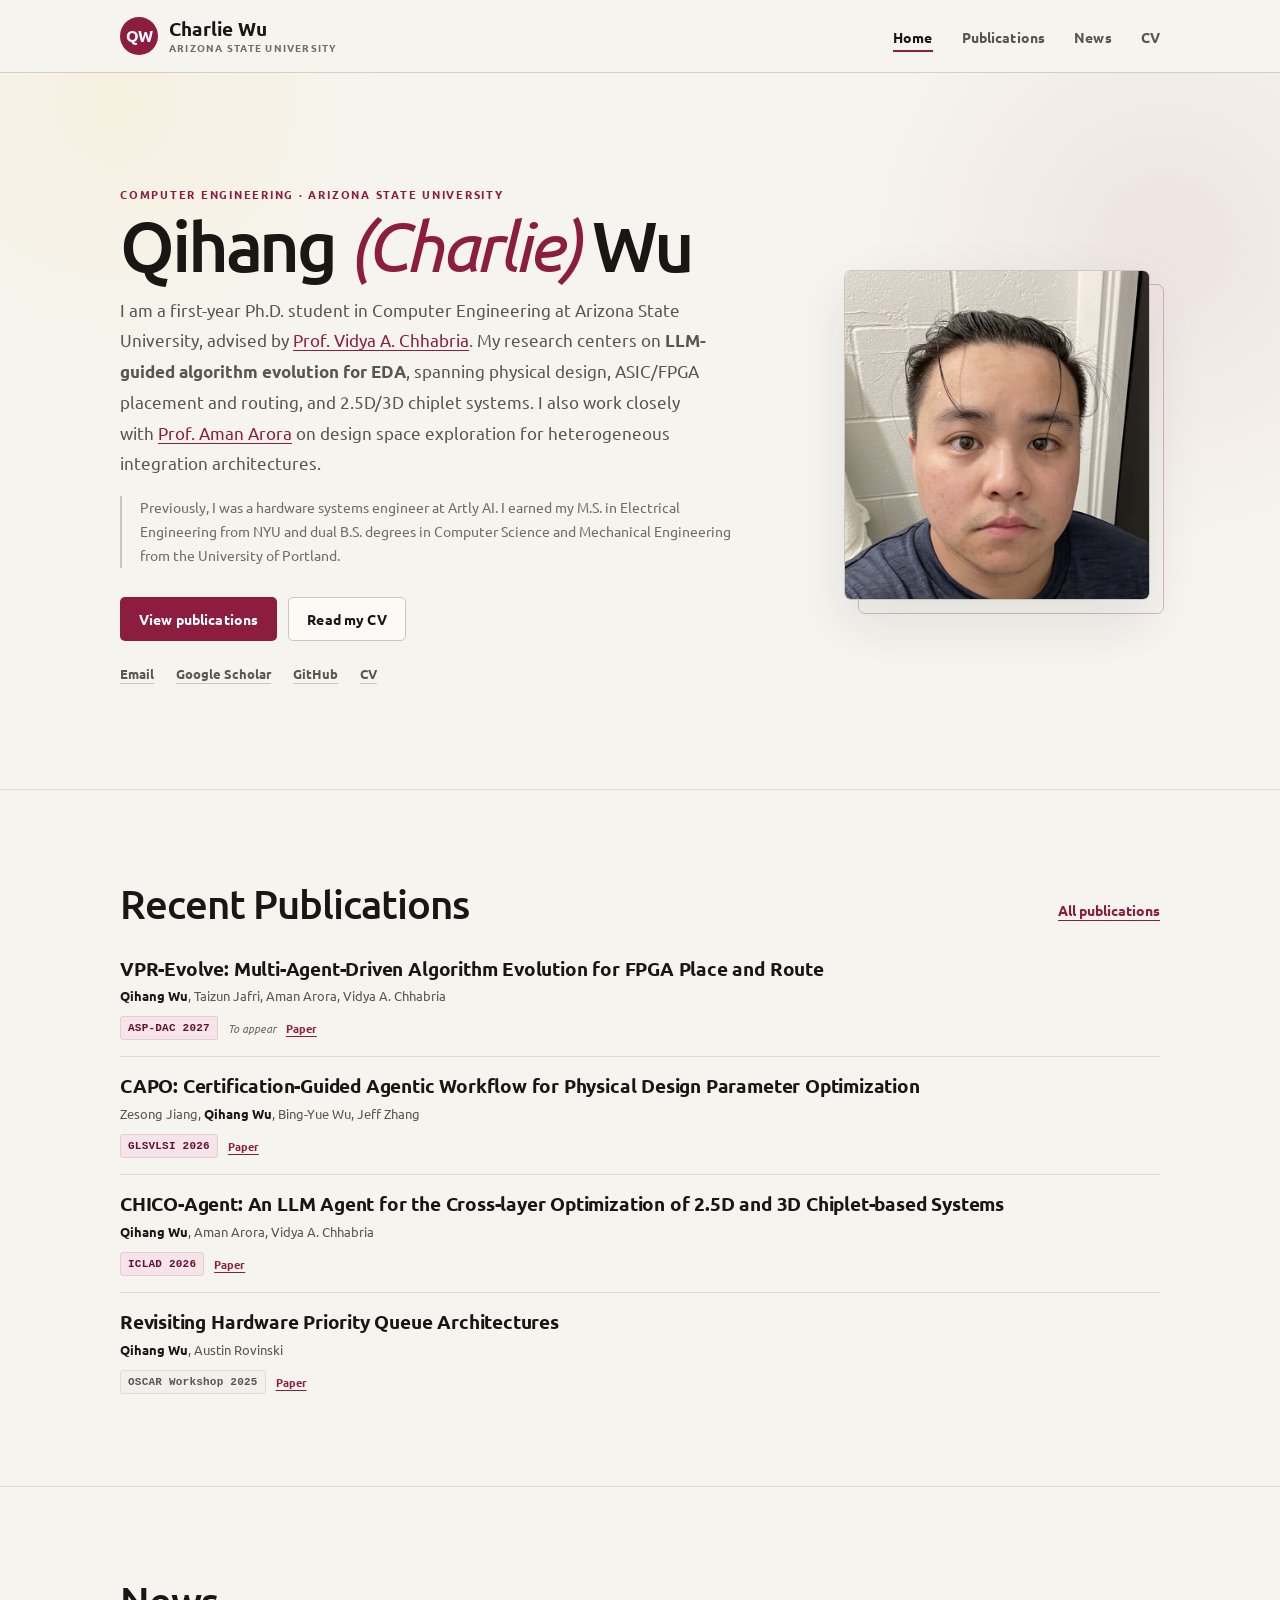
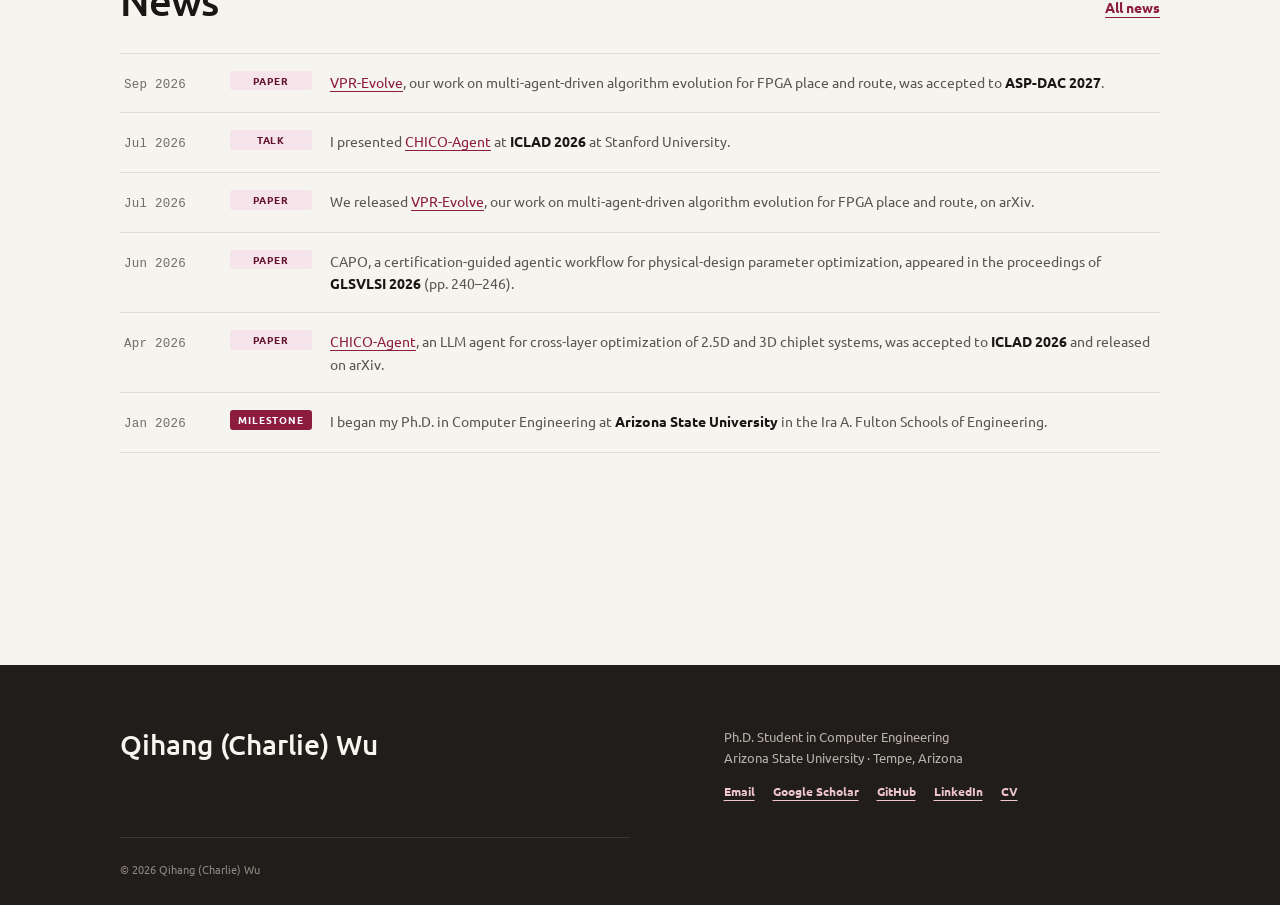
<file: index.html>
<!DOCTYPE html>
<html lang="en">
<head>
  <meta charset="utf-8">
  <meta name="viewport" content="width=device-width, initial-scale=1">
  <title>Qihang (Charlie) Wu</title>
  <meta name="description" content="Qihang (Charlie) Wu is a Ph.D. student in Computer Engineering at Arizona State University working on LLM agents for chip design, computer architecture, and heterogeneous integration.">
  <meta name="theme-color" content="#7f1734">
  <meta property="og:title" content="Qihang (Charlie) Wu">
  <meta property="og:description" content="AI agents for electronic design automation, computer architecture, and heterogeneous integration.">
  <meta property="og:type" content="website">
  <link rel="canonical" href="https://charliewu.me/">
  <link rel="icon" type="image/svg+xml" href="assets/favicon.svg">
  <link rel="preconnect" href="https://fonts.googleapis.com">
  <link rel="preconnect" href="https://fonts.gstatic.com" crossorigin>
  <link href="https://fonts.googleapis.com/css2?family=Ubuntu:ital,wght@0,400;0,500;0,700;1,400&family=Ubuntu+Mono:wght@400;700&display=swap" rel="stylesheet">
  <link rel="stylesheet" href="css/site.css?v=20260924k">
</head>
<body data-page="home">

  <main id="content">
    <section class="hero">
      <div class="wrap">
        <div class="hero-grid">
          <div class="hero-copy">
            <p class="hero-kicker">Computer Engineering · Arizona State University</p>
            <h1>Qihang <em>(Charlie)</em> Wu</h1>
            <p class="lede">
              I am a first-year Ph.D. student in Computer Engineering at Arizona State University,
              advised by <a href="https://faculty.engineering.asu.edu/vidyachhabria/">Prof. Vidya A. Chhabria</a>.
              My research centers on <strong>LLM-guided algorithm evolution for EDA</strong>, spanning
              physical design, ASIC/FPGA placement and routing, and 2.5D/3D chiplet systems.
              I also work closely with <a href="https://labs.engineering.asu.edu/advent/director/">Prof. Aman Arora</a>
              on design space exploration for heterogeneous integration architectures.
            </p>
            <p class="hero-background">
              Previously, I was a hardware systems engineer at Artly AI. I earned my M.S. in Electrical
              Engineering from NYU and dual B.S. degrees in Computer Science and Mechanical Engineering
              from the University of Portland.
            </p>
            <div class="hero-actions">
              <a class="btn btn-primary" href="publications.html">View publications</a>
              <a class="btn btn-ghost" href="cv.html">Read my CV</a>
            </div>
            <nav class="hero-links" aria-label="Profile links">
              <a href="mailto:qihangwu@asu.edu">Email</a>
              <a href="https://scholar.google.com/citations?user=aVm2VG4AAAAJ&amp;hl=en">Google Scholar</a>
              <a href="https://github.com/hahacharlie">GitHub</a>
              <a href="assets/Curriculum_Vitae.pdf">CV</a>
            </nav>
          </div>
          <aside class="hero-visual" aria-label="Profile">
            <div class="portrait-frame">
              <img class="hero-portrait" src="assets/qihang_wu.jpg" alt="Portrait of Qihang (Charlie) Wu" onerror="this.closest('.hero-visual').remove()">
            </div>
            <!-- <div class="hero-note"> -->
            <!--   <span class="status-dot" aria-hidden="true"></span> -->
            <!--   <p><strong>Open to research collaborations</strong><br>Agentic EDA, architecture, and 2.5D/3D heterogeneous integration systems.</p> -->
            <!-- </div> -->
          </aside>
        </div>
      </div>
    </section>

    <section class="section">
      <div class="wrap">
        <div class="section-head">
          <div>
            <!-- <div class="eyebrow">Selected work</div> -->
            <h2>Recent Publications</h2>
          </div>
          <a class="more" href="publications.html">All publications</a>
        </div>
        <div id="home-selected-pubs"></div>
      </div>
    </section>

    <section class="section">
      <div class="wrap">
        <div class="section-head">
          <div>
            <!-- <div class="eyebrow">News</div> -->
            <h2>News</h2>
          </div>
          <a class="more" href="news.html">All news</a>
        </div>
        <div id="home-news"></div>
      </div>
    </section>
  </main>

  <script src="data/site.js?v=20260924k"></script>
  <script src="data/news.js?v=20260924k"></script>
  <script src="data/publications.js?v=20260924k"></script>
  <script src="js/render.js?v=20260924k"></script>
</body>
</html>
</file>
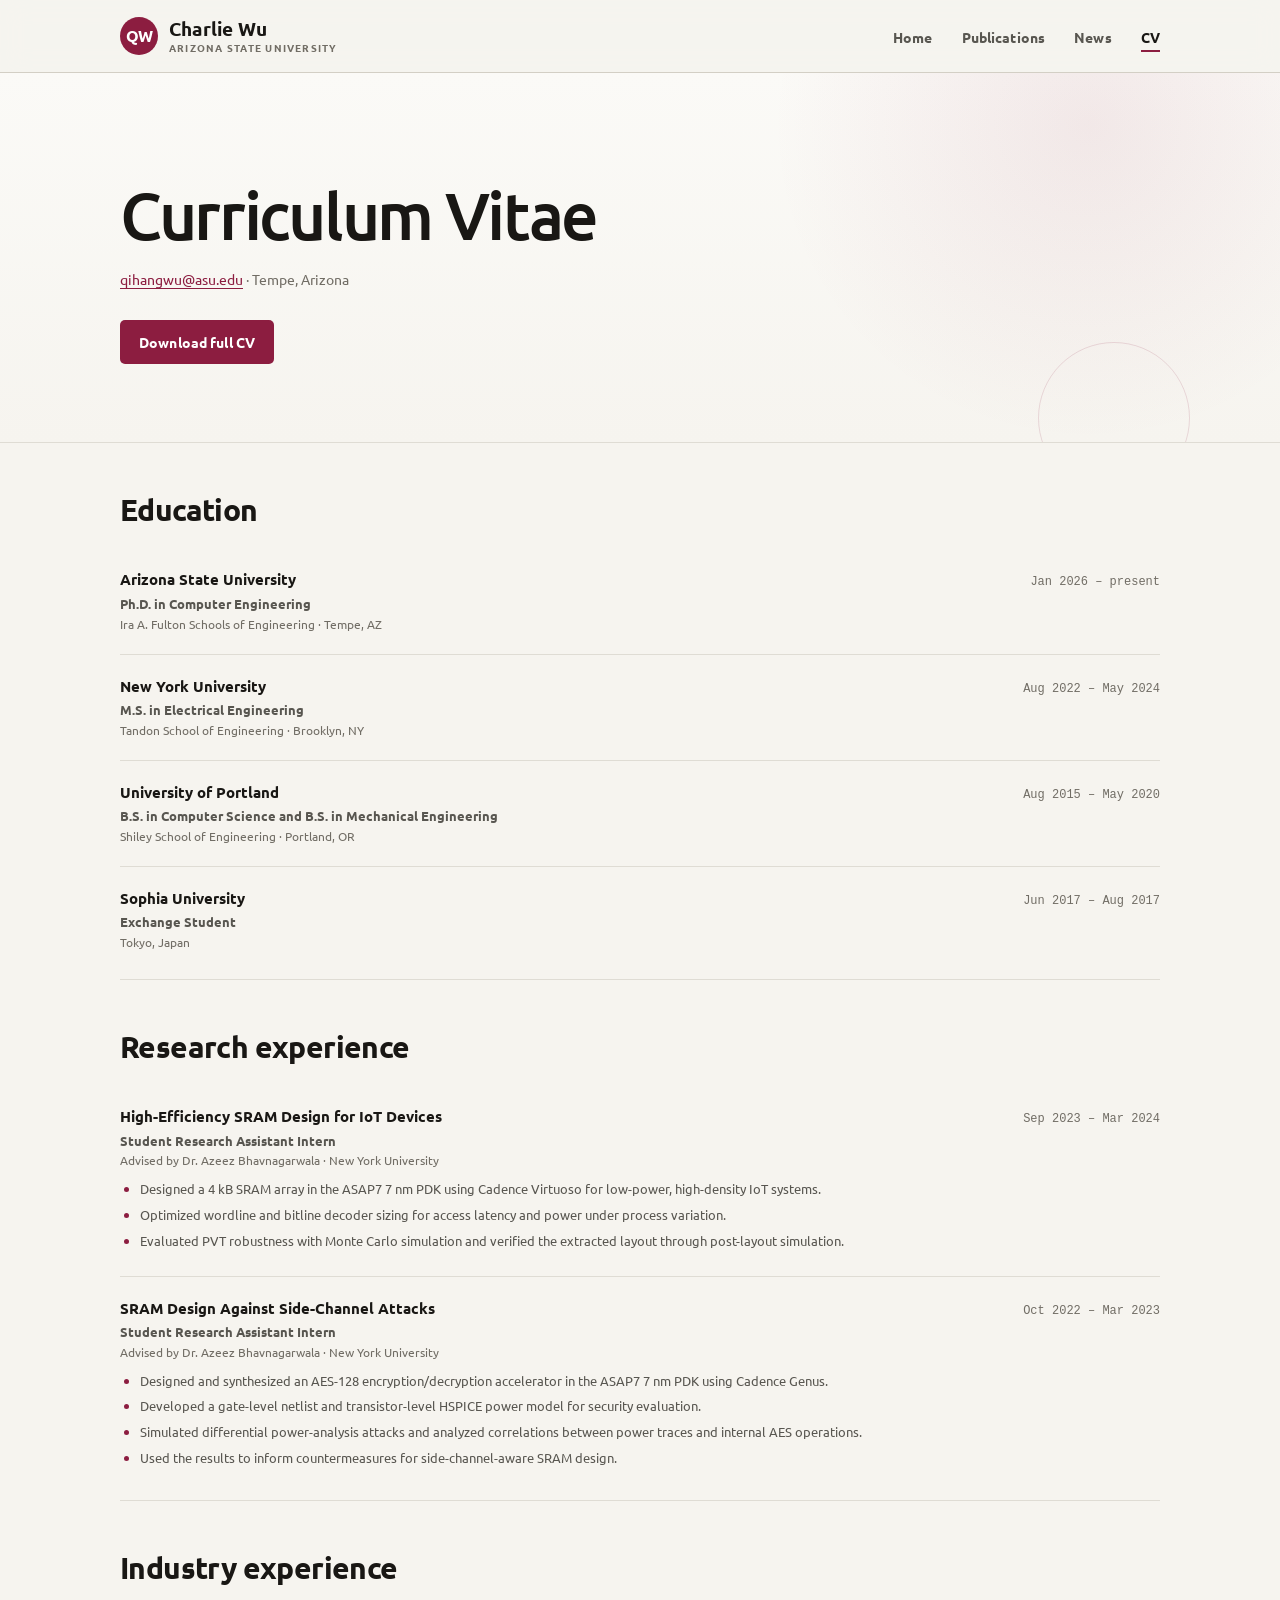
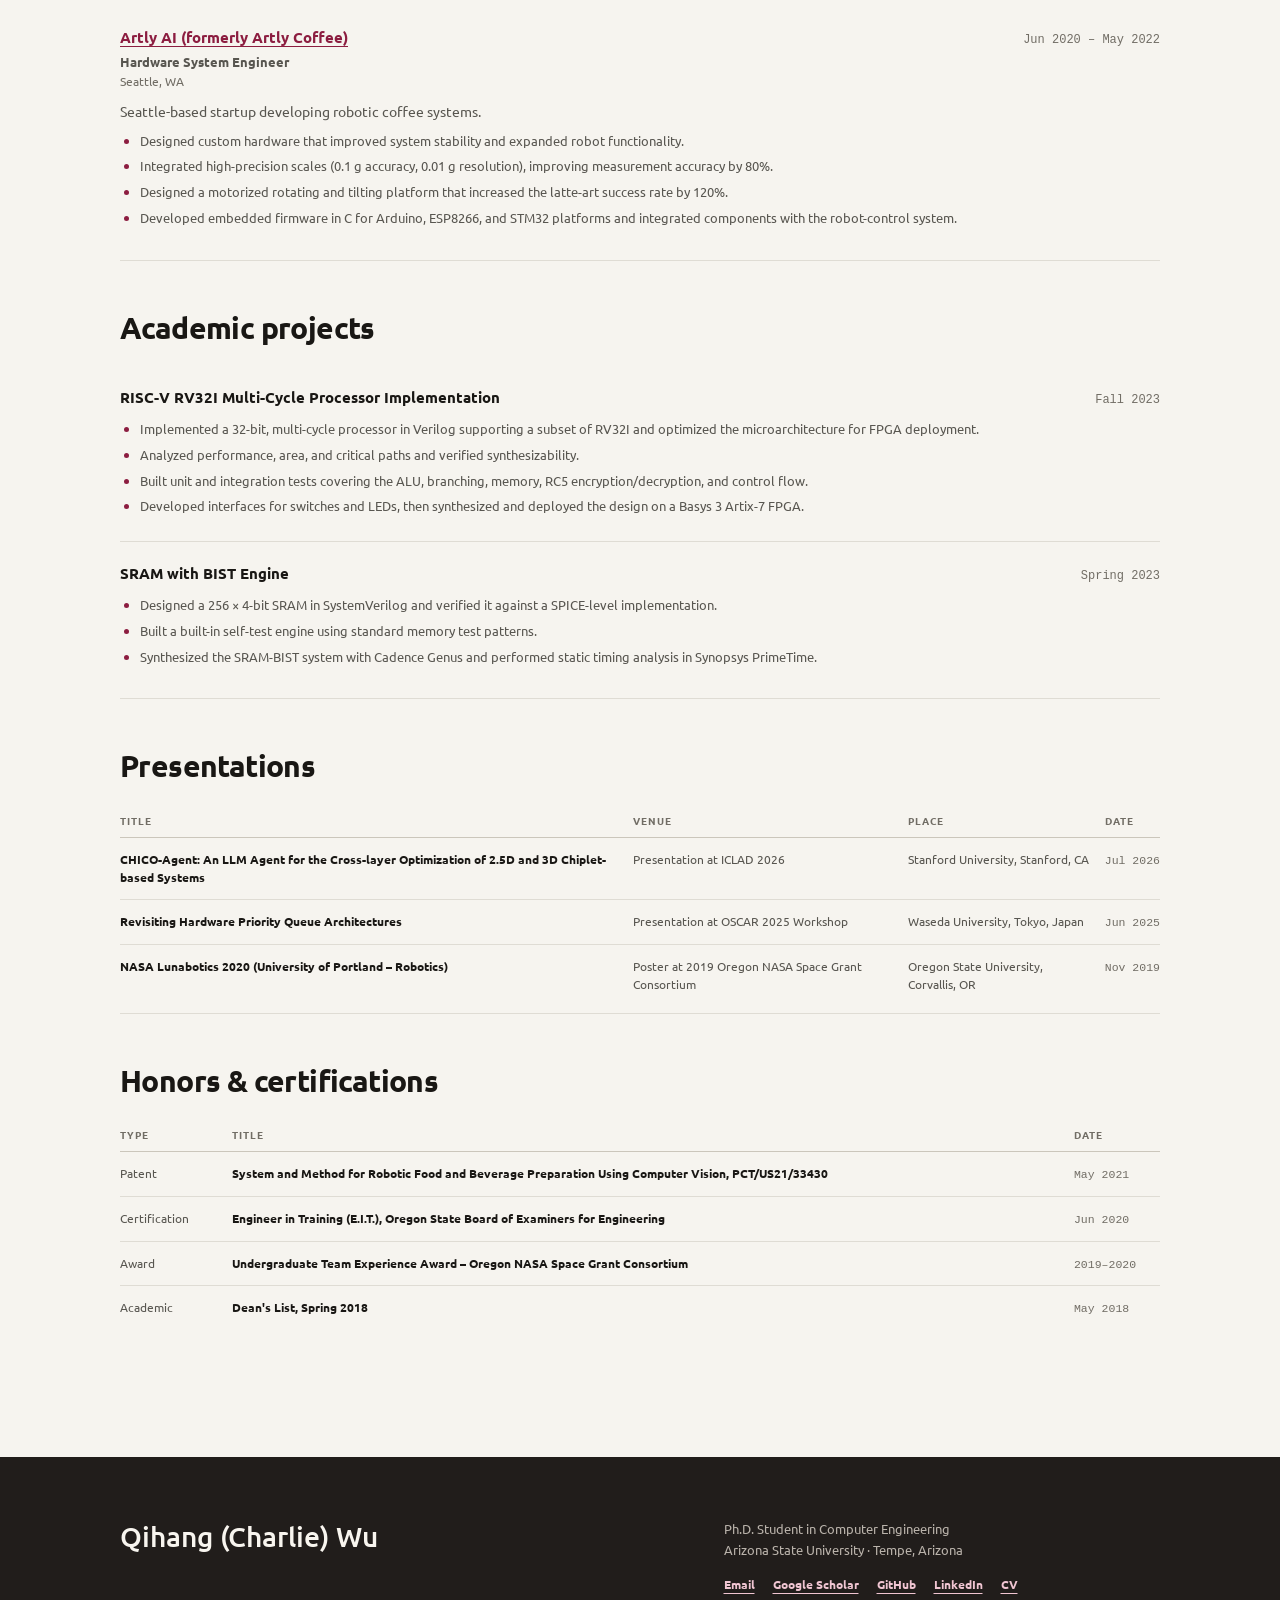
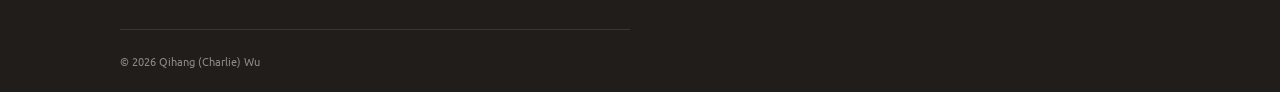
<file: cv.html>
<!DOCTYPE html>
<html lang="en">
<head>
  <meta charset="utf-8">
  <meta name="viewport" content="width=device-width, initial-scale=1">
  <title>CV | Qihang Wu</title>
  <meta name="description" content="Curriculum vitae of Qihang (Charlie) Wu: education, research and industry experience, projects, presentations, and honors.">
  <meta name="theme-color" content="#7f1734">
  <link rel="canonical" href="https://charliewu.me/cv.html">
  <link rel="icon" type="image/svg+xml" href="assets/favicon.svg">
  <link rel="preconnect" href="https://fonts.googleapis.com">
  <link rel="preconnect" href="https://fonts.gstatic.com" crossorigin>
  <link href="https://fonts.googleapis.com/css2?family=Ubuntu:ital,wght@0,400;0,500;0,700;1,400&family=Ubuntu+Mono:wght@400;700&display=swap" rel="stylesheet">
  <link rel="stylesheet" href="css/site.css?v=20260924k">
</head>
<body data-page="cv">

  <main id="content">
    <div class="page-head">
      <div class="wrap">
        <!-- <div class="eyebrow">CV</div> -->
        <h1 class="page-title">Curriculum Vitae</h1>
        <!-- <p class="page-lede">Education, research, engineering experience, and selected honors.</p> -->
        <p class="page-meta"><a href="mailto:qihangwu@asu.edu">qihangwu@asu.edu</a> · Tempe, Arizona</p>
        <div class="hero-actions">
          <a class="btn btn-primary" href="assets/Curriculum_Vitae.pdf">Download full CV</a>
        </div>
      </div>
    </div>

    <div class="wrap">
      <section class="join-section">
        <h2>Education</h2>
        <div id="cv-education"></div>
      </section>

      <section class="join-section">
        <h2>Research experience</h2>
        <div id="cv-research"></div>
      </section>

      <section class="join-section">
        <h2>Industry experience</h2>
        <div id="cv-industry"></div>
      </section>

      <section class="join-section">
        <h2>Academic projects</h2>
        <div id="cv-projects"></div>
      </section>

      <section class="join-section">
        <h2>Presentations</h2>
        <div id="cv-presentations"></div>
      </section>

      <section class="join-section">
        <h2>Honors &amp; certifications</h2>
        <div id="cv-honors"></div>
      </section>
    </div>
  </main>

  <script src="data/site.js?v=20260924k"></script>
  <script src="data/cv.js?v=20260924k"></script>
  <script src="js/render.js?v=20260924k"></script>
</body>
</html>
</file>
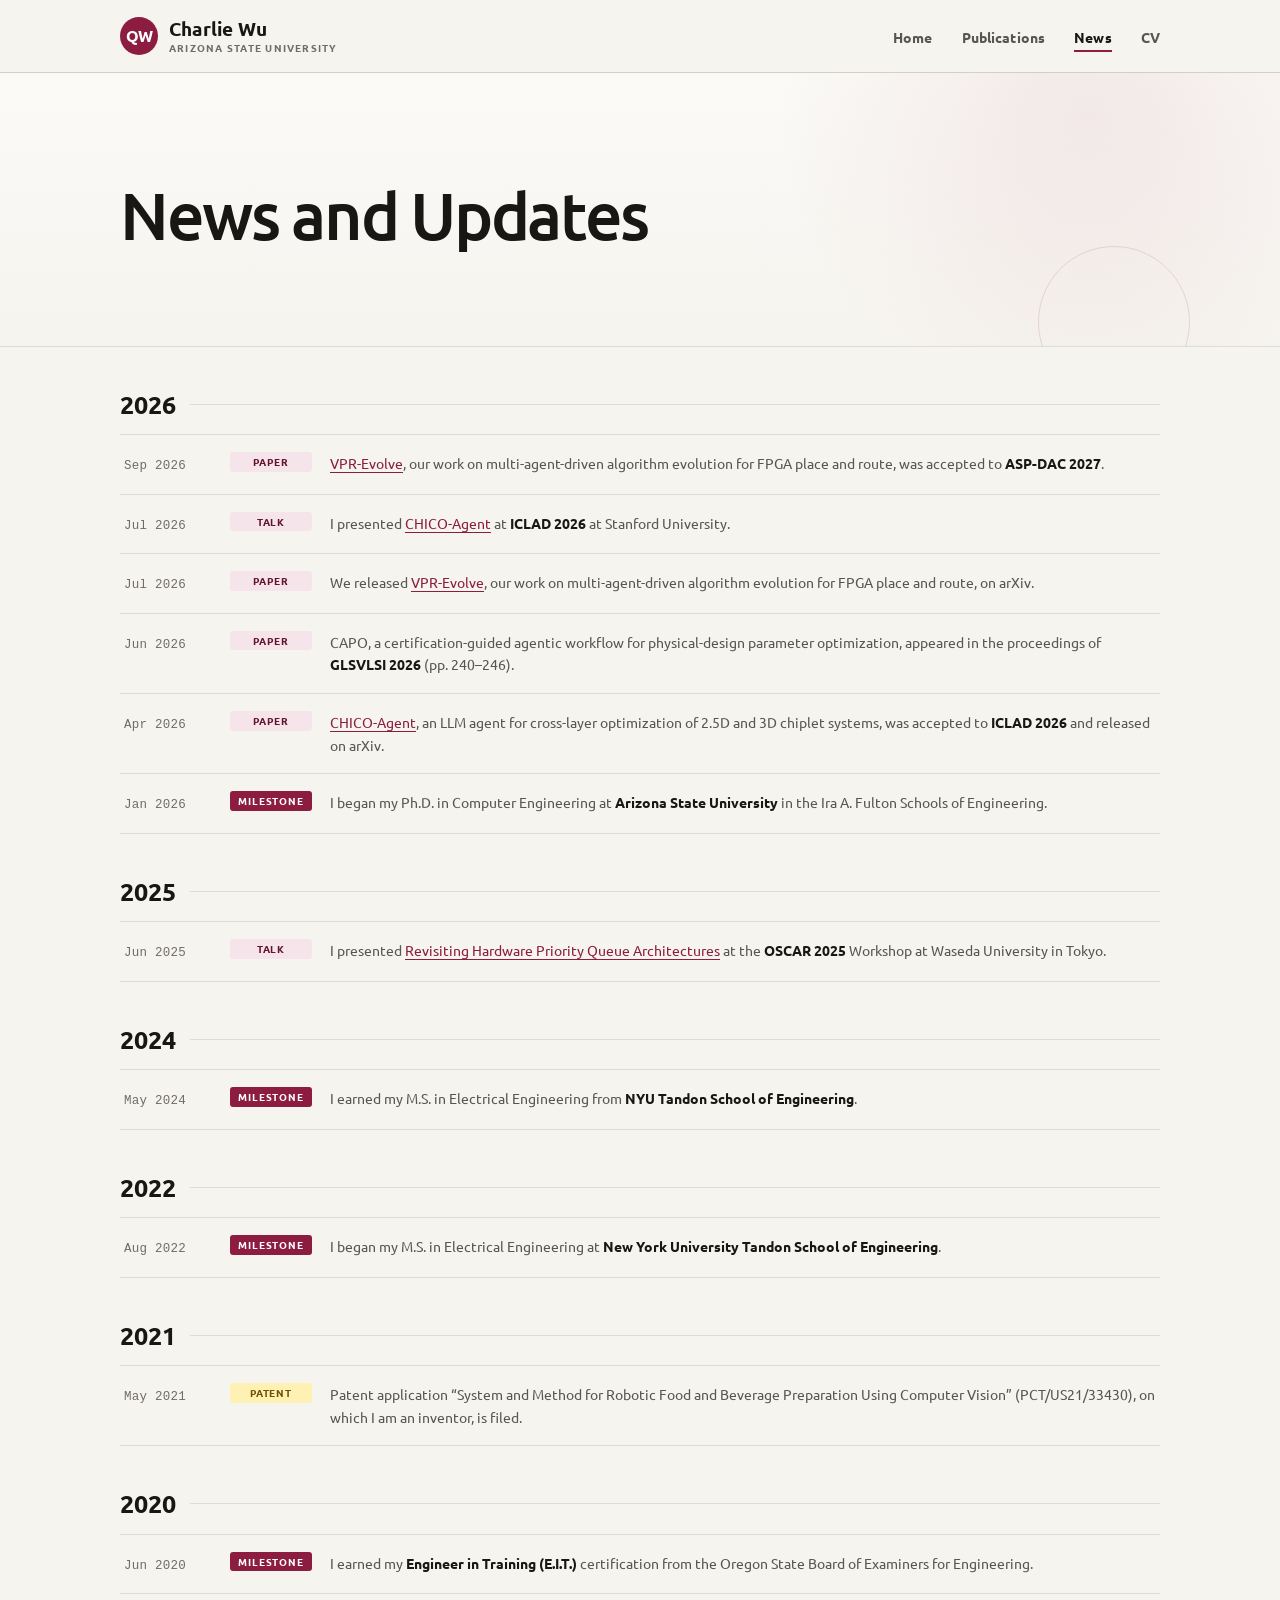
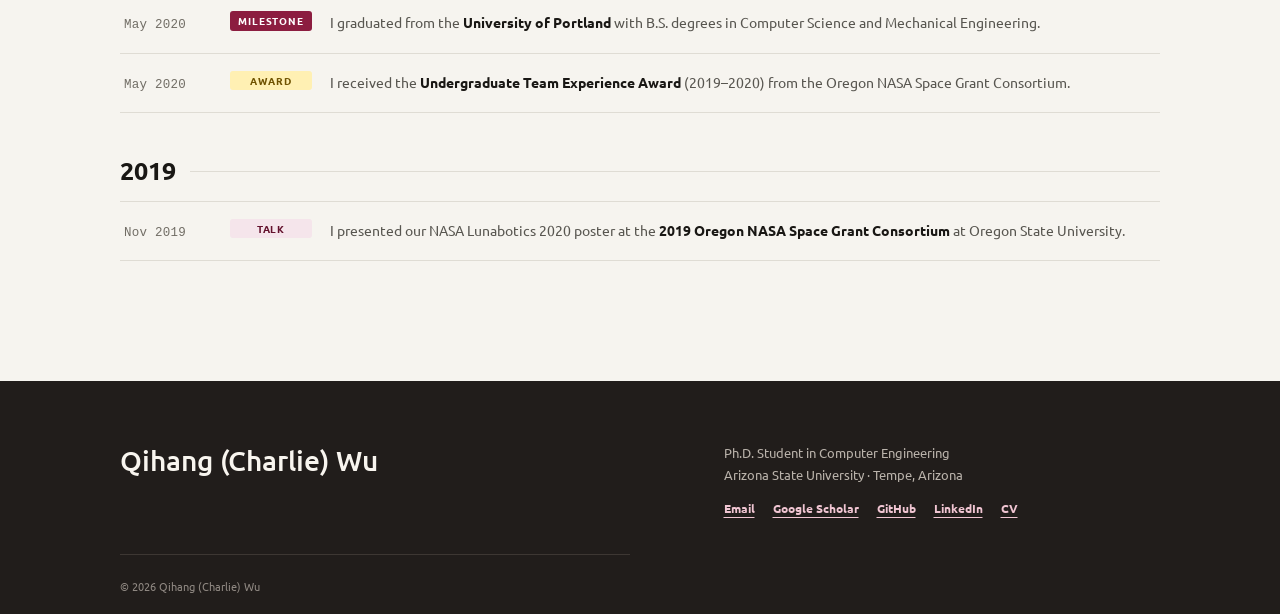
<file: news.html>
<!DOCTYPE html>
<html lang="en">
<head>
  <meta charset="utf-8">
  <meta name="viewport" content="width=device-width, initial-scale=1">
  <title>News | Qihang Wu</title>
  <meta name="description" content="Research news, publications, talks, and milestones from Qihang (Charlie) Wu.">
  <meta name="theme-color" content="#7f1734">
  <link rel="canonical" href="https://charliewu.me/news.html">
  <link rel="icon" type="image/svg+xml" href="assets/favicon.svg">
  <link rel="preconnect" href="https://fonts.googleapis.com">
  <link rel="preconnect" href="https://fonts.gstatic.com" crossorigin>
  <link href="https://fonts.googleapis.com/css2?family=Ubuntu:ital,wght@0,400;0,500;0,700;1,400&family=Ubuntu+Mono:wght@400;700&display=swap" rel="stylesheet">
  <link rel="stylesheet" href="css/site.css?v=20260924k">
</head>
<body data-page="news">

  <main id="content">
    <div class="page-head">
      <div class="wrap">
        <!-- <div class="eyebrow">News</div> -->
        <h1 class="page-title">News and Updates</h1>
        <!-- <p class="page-lede">New papers, talks, awards, and research milestones.</p> -->
      </div>
    </div>

    <div class="wrap">
      <!-- <div class="pub-controls" id="news-controls"></div> -->
      <div id="all-news"></div>
    </div>
  </main>

  <script src="data/site.js?v=20260924k"></script>
  <script src="data/news.js?v=20260924k"></script>
  <script src="js/render.js?v=20260924k"></script>
</body>
</html>
</file>
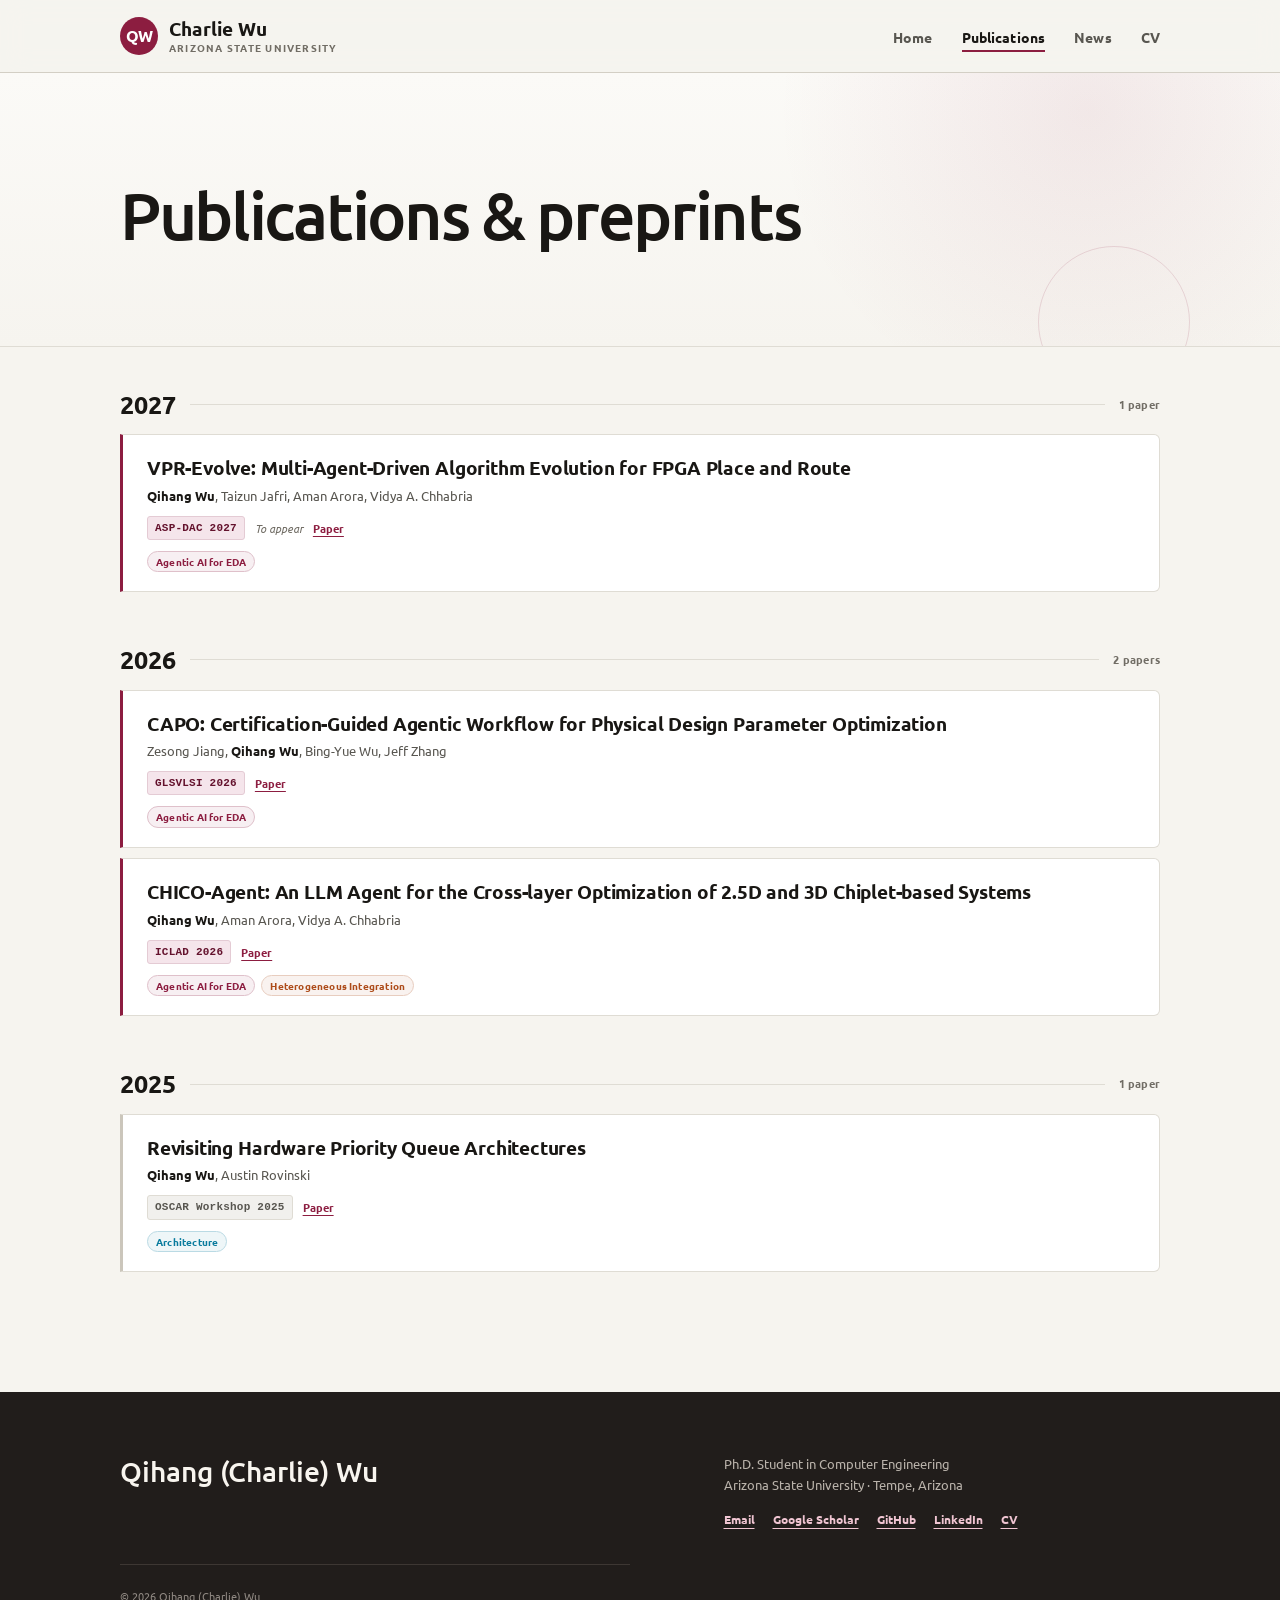
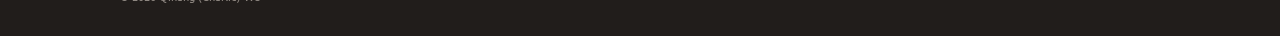
<file: publications.html>
<!DOCTYPE html>
<html lang="en">
<head>
  <meta charset="utf-8">
  <meta name="viewport" content="width=device-width, initial-scale=1">
  <title>Publications | Qihang Wu</title>
  <meta name="description" content="Publications by Qihang (Charlie) Wu on agentic electronic design automation, chiplets, computer architecture, and circuits.">
  <meta name="theme-color" content="#7f1734">
  <link rel="canonical" href="https://charliewu.me/publications.html">
  <link rel="icon" type="image/svg+xml" href="assets/favicon.svg">
  <link rel="preconnect" href="https://fonts.googleapis.com">
  <link rel="preconnect" href="https://fonts.gstatic.com" crossorigin>
  <link href="https://fonts.googleapis.com/css2?family=Ubuntu:ital,wght@0,400;0,500;0,700;1,400&family=Ubuntu+Mono:wght@400;700&display=swap" rel="stylesheet">
  <link rel="stylesheet" href="css/site.css?v=20260924k">
</head>
<body data-page="publications">

  <main id="content">
    <div class="page-head">
      <div class="wrap">
        <!-- <div class="eyebrow">Publications</div> -->
        <h1 class="page-title">Publications &amp; preprints</h1>
        <!-- <p class="page-lede"> -->
        <!--   Work spanning agentic EDA, heterogeneous integration, and computer architecture. -->
        <!--   My name appears in bold; citation records are also available on -->
        <!--   <a href="https://scholar.google.com/citations?user=aVm2VG4AAAAJ&amp;hl=en">Google Scholar</a>. -->
        <!-- </p> -->
      </div>
    </div>

    <div class="wrap">
      <!-- <div class="pub-controls" id="pub-controls"></div> -->
      <div id="pub-list"></div>
    </div>
  </main>

  <script src="data/site.js?v=20260924k"></script>
  <script src="data/publications.js?v=20260924k"></script>
  <script src="js/render.js?v=20260924k"></script>
</body>
</html>
</file>
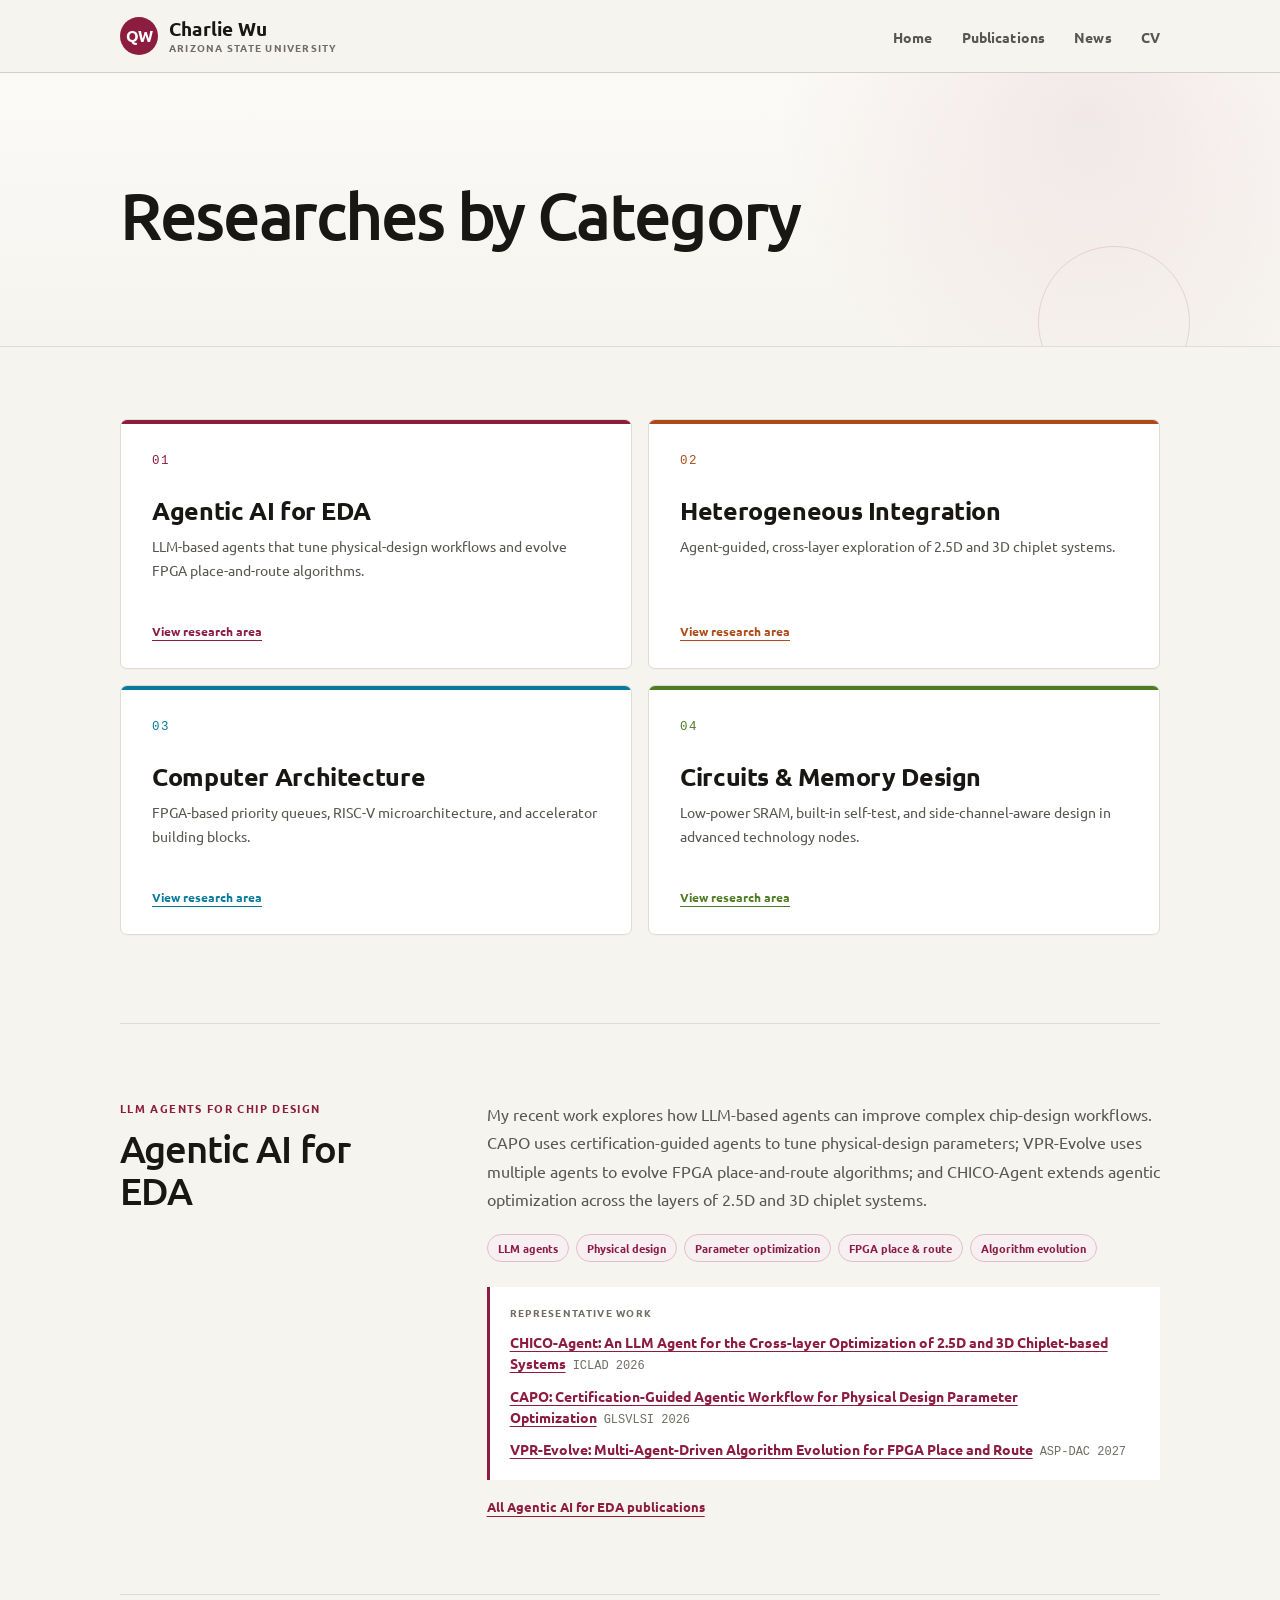
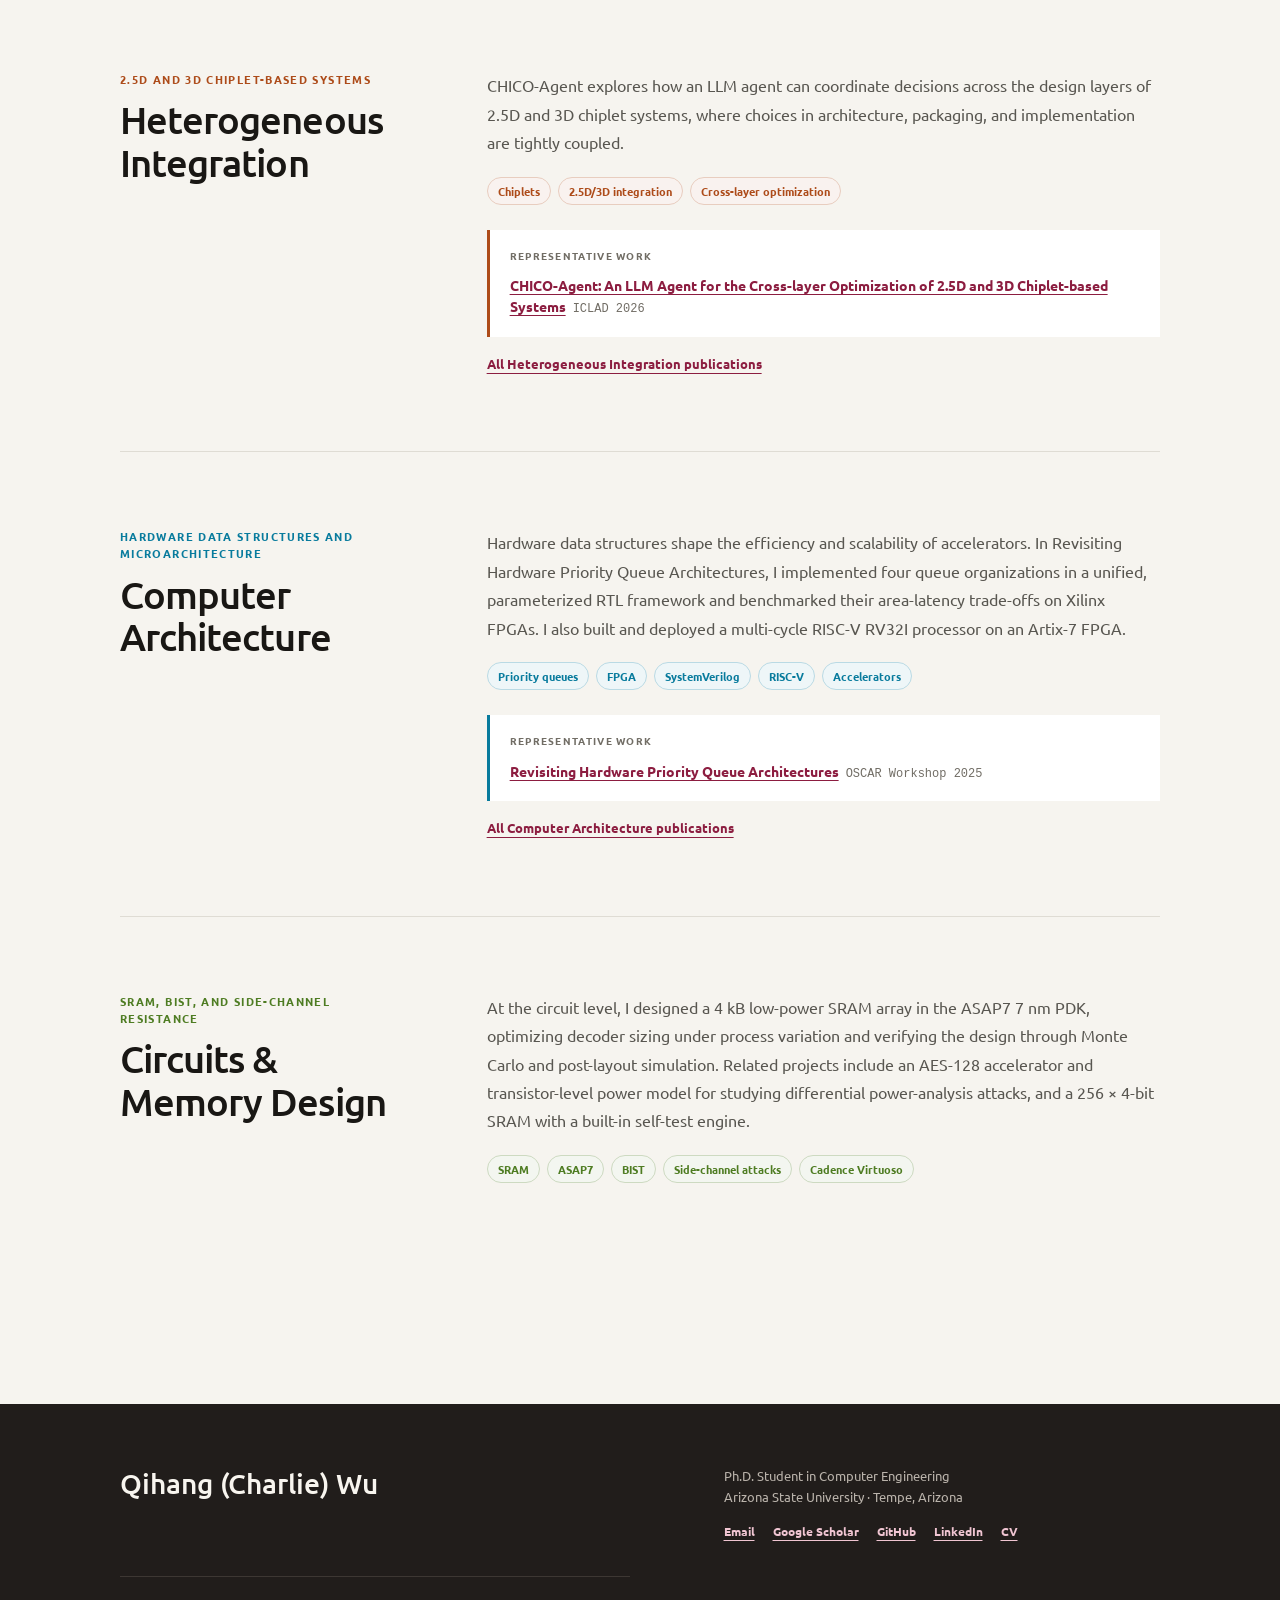
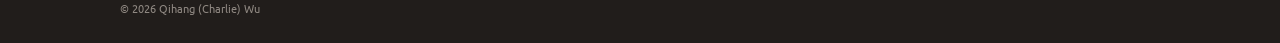
<file: research.html>
<!DOCTYPE html>
<html lang="en">
<head>
  <meta charset="utf-8">
  <meta name="viewport" content="width=device-width, initial-scale=1">
  <title>Research | Qihang Wu</title>
  <meta name="description" content="Research areas of Qihang (Charlie) Wu: agentic AI for EDA, heterogeneous integration, computer architecture, and circuits and memory design.">
  <meta name="theme-color" content="#7f1734">
  <link rel="canonical" href="https://charliewu.me/research.html">
  <link rel="icon" type="image/svg+xml" href="assets/favicon.svg">
  <link rel="preconnect" href="https://fonts.googleapis.com">
  <link rel="preconnect" href="https://fonts.gstatic.com" crossorigin>
  <link href="https://fonts.googleapis.com/css2?family=Ubuntu:ital,wght@0,400;0,500;0,700;1,400&family=Ubuntu+Mono:wght@400;700&display=swap" rel="stylesheet">
  <link rel="stylesheet" href="css/site.css?v=20260924k">
</head>
<body data-page="research">

  <main id="content">
    <div class="page-head">
      <div class="wrap">
        <!-- <div class="eyebrow">Research</div> -->
        <h1 class="page-title">Researches by Category</h1>
        <!-- <p class="page-lede"> -->
        <!--   My research connects electronic design automation, computer architecture, and heterogeneous -->
        <!--   integration. I develop LLM and multi-agent systems for physical-design optimization, FPGA -->
        <!--   place-and-route, and cross-layer exploration of 2.5D/3D chiplet systems, building on earlier -->
        <!--   work in FPGA architecture and SRAM design. -->
        <!-- </p> -->
      </div>
    </div>

    <div class="wrap">
      <div class="pillars research-pillars" id="research-pillars"></div>

      <div id="research-blocks"></div>
    </div>
  </main>

  <script src="data/site.js?v=20260924k"></script>
  <script src="data/research.js?v=20260924k"></script>
  <script src="data/publications.js?v=20260924k"></script>
  <script src="js/render.js?v=20260924k"></script>
</body>
</html>
</file>
<file: css/site.css>
/* ============================================================
   Qihang (Charlie) Wu — personal academic site
   Editorial design system: warm paper, precise typography,
   ASU maroon, and research-area color accents.
   ============================================================ */

:root {
  --ink: #191714;
  --ink-soft: #585650;
  --ink-faint: #716d65;
  --accent: #8c1d40;
  --accent-deep: #64122d;
  --accent-tint: #f5e5eb;
  --canvas: #f6f4ef;
  --surface: #ffffff;
  --surface-soft: #fbfaf7;
  --line: #dfdcd4;
  --line-strong: #cbc6bb;
  --gold: #6f5200;
  --gold-bg: #fff0b3;
  --shadow-sm: 0 8px 24px rgba(36, 29, 25, 0.06);
  --shadow-md: 0 22px 54px rgba(36, 29, 25, 0.10);
  --serif: var(--sans);
  --sans: "Ubuntu", -apple-system, BlinkMacSystemFont, "Segoe UI", Helvetica, Arial, sans-serif;
  --mono: "Ubuntu Mono", "SF Mono", SFMono-Regular, ui-monospace, Menlo, Consolas, monospace;
  --max: 1120px;
  --measure: 760px;
  --pad: clamp(20px, 4vw, 40px);
}

* { box-sizing: border-box; margin: 0; padding: 0; }
html { scroll-behavior: smooth; }
body {
  min-width: 320px;
  font-family: var(--sans);
  font-size: 16px;
  line-height: 1.65;
  color: var(--ink);
  background: var(--canvas);
  -webkit-font-smoothing: antialiased;
  text-rendering: optimizeLegibility;
}
img { max-width: 100%; display: block; }
button, input { font: inherit; }
a { color: var(--accent); text-decoration-thickness: 1px; text-underline-offset: 3px; }
a:hover { color: var(--accent-deep); }
a:not([class]) { text-decoration-line: underline; }
.more, .research-more, .pillar-link { text-decoration: underline; text-underline-offset: 4px; }
:focus-visible { outline: 3px solid rgba(140, 29, 64, 0.3); outline-offset: 3px; }
::selection { background: #efd2dc; color: var(--ink); }
.wrap { width: 100%; max-width: var(--max); margin: 0 auto; padding-inline: var(--pad); }

.skip-link {
  position: fixed;
  top: 10px;
  left: 10px;
  z-index: 100;
  padding: 10px 15px;
  border-radius: 5px;
  color: #fff;
  background: var(--accent-deep);
  transform: translateY(-150%);
  transition: transform 0.15s ease;
}
.skip-link:focus { color: #fff; transform: translateY(0); }

/* ---------------- navigation ---------------- */
.nav {
  position: sticky;
  top: 0;
  z-index: 50;
  border-bottom: 1px solid rgba(203, 198, 187, 0.8);
  background: rgba(246, 244, 239, 0.9);
  backdrop-filter: blur(14px);
  -webkit-backdrop-filter: blur(14px);
}
.nav-inner {
  width: 100%;
  max-width: var(--max);
  height: 72px;
  margin: 0 auto;
  padding-inline: var(--pad);
  display: flex;
  align-items: center;
  justify-content: space-between;
}
.brand {
  display: inline-flex;
  align-items: center;
  gap: 11px;
  color: var(--ink);
  text-decoration: none;
}
.brand:hover { color: var(--ink); }
.brand-mark {
  width: 38px;
  height: 38px;
  border-radius: 50%;
  display: grid;
  place-items: center;
  flex: 0 0 auto;
  font-family: var(--serif);
  font-size: 16px;
  font-weight: 600;
  letter-spacing: -0.04em;
  color: #fff;
  background: var(--accent);
}
.brand-copy { display: grid; line-height: 1.15; }
.brand-name { font-family: var(--serif); font-size: 19px; font-weight: 600; }
.brand-sub {
  margin-top: 4px;
  font-size: 9.5px;
  font-weight: 600;
  letter-spacing: 0.13em;
  text-transform: uppercase;
  color: var(--ink-faint);
}
.nav-links { display: flex; gap: 29px; align-items: center; list-style: none; }
.nav-links a {
  position: relative;
  padding-block: 7px;
  font-size: 13.5px;
  font-weight: 600;
  letter-spacing: 0.01em;
  color: var(--ink-soft);
  text-decoration: none;
}
.nav-links a::after {
  content: "";
  position: absolute;
  right: 0;
  bottom: 1px;
  left: 0;
  height: 2px;
  background: var(--accent);
  transform: scaleX(0);
  transform-origin: left;
  transition: transform 0.18s ease;
}
.nav-links a:hover, .nav-links a.active { color: var(--ink); }
.nav-links a:hover::after, .nav-links a.active::after { transform: scaleX(1); }
.nav-toggle {
  display: none;
  border: 0;
  padding: 8px;
  color: var(--ink);
  background: transparent;
  cursor: pointer;
}
.nav-toggle svg { display: block; }

/* ---------------- page scaffolding ---------------- */
main { min-height: 64vh; }
.section { padding: clamp(64px, 8vw, 92px) 0; }
.section + .section { border-top: 1px solid var(--line); }
.section-head {
  margin-bottom: 30px;
  display: flex;
  align-items: end;
  justify-content: space-between;
  gap: 24px;
}
.eyebrow, .hero-kicker {
  margin-bottom: 8px;
  font-size: 11px;
  font-weight: 700;
  letter-spacing: 0.16em;
  text-transform: uppercase;
  color: var(--accent);
}
.section-head h2, h1.page-title { font-family: var(--serif); color: var(--ink); }
.section-head h2 {
  font-size: clamp(31px, 4vw, 40px);
  font-weight: 500;
  line-height: 1.1;
  letter-spacing: -0.025em;
}
.section-head .more {
  margin-bottom: 4px;
  flex: 0 0 auto;
  font-size: 13.5px;
  font-weight: 600;
}
.page-head {
  position: relative;
  overflow: hidden;
  padding: clamp(72px, 9vw, 108px) 0 clamp(54px, 7vw, 78px);
  border-bottom: 1px solid var(--line);
  background:
    radial-gradient(circle at 85% 14%, rgba(140, 29, 64, 0.08), transparent 28%),
    linear-gradient(180deg, var(--surface-soft), var(--canvas));
}
.page-head::after {
  content: "";
  position: absolute;
  right: clamp(20px, 7vw, 110px);
  bottom: -52px;
  width: 150px;
  height: 150px;
  border: 1px solid rgba(140, 29, 64, 0.14);
  border-radius: 50%;
}
h1.page-title {
  max-width: 880px;
  margin-bottom: 18px;
  font-size: clamp(43px, 6vw, 66px);
  font-weight: 500;
  line-height: 1.04;
  letter-spacing: -0.035em;
}
.page-lede {
  max-width: var(--measure);
  font-size: clamp(17px, 2vw, 19px);
  line-height: 1.75;
  color: var(--ink-soft);
}
.page-meta { margin-top: 12px; font-size: 14px; color: var(--ink-faint); }

/* ---------------- home hero ---------------- */
.hero {
  position: relative;
  overflow: hidden;
  padding: clamp(70px, 9vw, 112px) 0 clamp(68px, 9vw, 104px);
  border-bottom: 1px solid var(--line);
  background:
    radial-gradient(circle at 9% 4%, rgba(255, 198, 39, 0.07), transparent 22%),
    radial-gradient(circle at 91% 24%, rgba(140, 29, 64, 0.08), transparent 24%),
    var(--canvas);
}
.hero-grid {
  display: grid;
  grid-template-columns: minmax(0, 1fr) minmax(260px, 326px);
  gap: clamp(52px, 8vw, 100px);
  align-items: center;
}
.hero-copy { min-width: 0; }
.hero h1 {
  margin-bottom: 15px;
  font-family: var(--serif);
  font-size: clamp(50px, 6vw, 70px);
  font-weight: 500;
  line-height: 0.98;
  letter-spacing: -0.045em;
  white-space: nowrap;
}
.hero h1 em { font-weight: 400; color: var(--accent); }
.hero-statement {
  max-width: 700px;
  margin-bottom: 22px;
  font-family: var(--serif);
  font-size: clamp(27px, 3.3vw, 38px);
  font-weight: 400;
  line-height: 1.14;
  letter-spacing: -0.025em;
  color: var(--ink);
}
.hero p.lede {
  max-width: 735px;
  font-size: 17px;
  line-height: 1.78;
  color: var(--ink-soft);
  text-wrap: pretty;
}
.hero-background {
  text-wrap: pretty;
  max-width: 700px;
  margin-top: 18px;
  padding-left: 18px;
  border-left: 2px solid var(--line-strong);
  font-size: 14px;
  line-height: 1.7;
  color: var(--ink-faint);
}
.hero-actions { margin-top: 29px; display: flex; gap: 11px; flex-wrap: wrap; }
.btn {
  min-height: 44px;
  padding: 10px 18px;
  border: 1px solid transparent;
  border-radius: 5px;
  display: inline-flex;
  align-items: center;
  justify-content: center;
  font-size: 13.5px;
  font-weight: 650;
  letter-spacing: 0.01em;
  text-decoration: none;
  transition: background-color 0.15s ease, border-color 0.15s ease, transform 0.15s ease;
}
.btn:hover { text-decoration: none; transform: translateY(-1px); }
.btn-primary { color: #fff; background: var(--accent); }
.btn-primary:hover { color: #fff; background: var(--accent-deep); }
.btn-ghost { border-color: var(--line-strong); color: var(--ink); background: rgba(255, 255, 255, 0.55); }
.btn-ghost:hover { border-color: var(--ink-faint); color: var(--ink); background: #fff; }
.hero-links { margin-top: 23px; display: flex; gap: 9px 22px; flex-wrap: wrap; }
.hero-links a {
  font-size: 12.5px;
  font-weight: 650;
  color: var(--ink-soft);
  text-decoration: underline;
  text-decoration-color: var(--line-strong);
  text-underline-offset: 4px;
}
.hero-links a:hover { color: var(--accent); text-decoration-color: var(--accent); }
.hero-visual { position: relative; }
.portrait-frame { position: relative; margin: 0 10px; }
.portrait-frame::before {
  content: "";
  position: absolute;
  inset: 14px -14px -14px 14px;
  border: 1px solid rgba(140, 29, 64, 0.28);
  border-radius: 7px;
}
.hero-portrait {
  position: relative;
  z-index: 1;
  width: 100%;
  aspect-ratio: 1 / 1.08;
  object-fit: cover;
  object-position: center 38%;
  border: 1px solid var(--line-strong);
  border-radius: 7px;
  box-shadow: var(--shadow-md);
  filter: saturate(0.9) contrast(1.02);
}
.hero-note {
  position: relative;
  z-index: 2;
  width: calc(100% - 34px);
  margin: -24px 0 0 -18px;
  padding: 15px 17px;
  display: grid;
  grid-template-columns: auto 1fr;
  gap: 11px;
  align-items: start;
  border: 1px solid var(--line);
  border-radius: 5px;
  background: rgba(255, 255, 255, 0.96);
  box-shadow: var(--shadow-sm);
}
.hero-note p { font-size: 12px; line-height: 1.55; color: var(--ink-soft); }
.hero-note strong { font-size: 12.5px; color: var(--ink); }
.status-dot {
  width: 8px;
  height: 8px;
  margin-top: 5px;
  border-radius: 50%;
  background: #3f8a57;
  box-shadow: 0 0 0 4px rgba(63, 138, 87, 0.12);
}

/* ---------------- research pillars ---------------- */
.pillars { display: grid; grid-template-columns: repeat(2, minmax(0, 1fr)); gap: 16px; }
.pillar {
  position: relative;
  overflow: hidden;
  min-height: 250px;
  padding: 31px 31px 26px;
  border: 1px solid var(--line);
  border-radius: 7px;
  display: flex;
  flex-direction: column;
  color: var(--ink);
  background: var(--surface);
  box-shadow: 0 1px 0 rgba(36, 29, 25, 0.02);
  text-decoration: none;
  transition: border-color 0.18s ease, box-shadow 0.18s ease, transform 0.18s ease;
}
.pillar::before {
  content: "";
  position: absolute;
  top: 0;
  right: 0;
  left: 0;
  height: 4px;
  background: var(--area-color, var(--accent));
}
.pillar:hover {
  border-color: var(--line-strong);
  color: var(--ink);
  box-shadow: var(--shadow-sm);
  transform: translateY(-3px);
}
.pillar-num {
  margin-bottom: 24px;
  font-family: var(--mono);
  font-size: 12.5px;
  letter-spacing: 0.12em;
  color: var(--area-color, var(--accent));
}
.pillar h3 {
  margin-bottom: 10px;
  font-family: var(--serif);
  font-size: 25px;
  font-weight: 600;
  line-height: 1.2;
  letter-spacing: -0.015em;
}
.pillar p { font-size: 14px; line-height: 1.68; color: var(--ink-soft); }
.pillar-link {
  margin-top: auto;
  padding-top: 22px;
  align-self: flex-start;
  font-size: 12px;
  font-weight: 650;
  color: var(--area-color, var(--accent));
}

/* ---------------- research page ---------------- */
.research-pillars { margin: clamp(44px, 6vw, 72px) 0 clamp(56px, 8vw, 88px); }
.research-block {
  padding: clamp(48px, 7vw, 76px) 0;
  border-top: 1px solid var(--line);
  display: grid;
  grid-template-columns: minmax(210px, 0.72fr) minmax(0, 1.75fr);
  gap: clamp(38px, 7vw, 92px);
  scroll-margin-top: 88px;
}
.research-heading { align-self: start; }
.research-block h2 {
  font-family: var(--serif);
  font-size: clamp(28px, 3.5vw, 38px);
  font-weight: 500;
  line-height: 1.12;
  letter-spacing: -0.025em;
}
.research-sub {
  margin-bottom: 10px;
  font-size: 10.5px;
  font-weight: 700;
  letter-spacing: 0.13em;
  text-transform: uppercase;
  color: var(--area-color, var(--accent));
}
.research-long {
  max-width: 720px;
  margin-bottom: 20px;
  font-size: 16px;
  line-height: 1.78;
  color: var(--ink-soft);
}
.keywords { margin-bottom: 25px; display: flex; flex-wrap: wrap; gap: 7px; }
.keyword {
  padding: 4px 10px;
  border: 1px solid var(--line-strong);
  border-color: color-mix(in srgb, var(--area-color, var(--accent)) 28%, white);
  border-radius: 999px;
  font-size: 11px;
  font-weight: 650;
  color: var(--area-color, var(--accent-deep));
  background: color-mix(in srgb, var(--area-color, var(--accent)) 7%, white);
}
.rep-pubs {
  padding: 18px 20px;
  border-left: 3px solid var(--area-color, var(--accent));
  display: grid;
  gap: 10px;
  background: var(--surface);
}
.rep-label {
  margin-bottom: 1px;
  font-size: 10px;
  font-weight: 700;
  letter-spacing: 0.13em;
  text-transform: uppercase;
  color: var(--ink-faint);
}
.rep-pub { font-size: 13.5px; line-height: 1.55; color: var(--ink-soft); }
.rep-pub a { font-weight: 550; }
.rep-venue {
  margin-left: 7px;
  font-family: var(--mono);
  font-size: 12px;
  white-space: nowrap;
  color: var(--ink-faint);
}
.research-more { margin-top: 17px; display: inline-block; font-size: 12.5px; font-weight: 650; }

/* ---------------- news ---------------- */
.news-list { display: grid; }
.news-item {
  padding: 17px 4px;
  border-bottom: 1px solid var(--line);
  display: grid;
  grid-template-columns: 88px 82px minmax(0, 1fr);
  gap: 18px;
  align-items: baseline;
}
.news-item:first-child { border-top: 1px solid var(--line); }
.news-date {
  font-family: var(--mono);
  font-size: 12.5px;
  letter-spacing: 0.02em;
  white-space: nowrap;
  color: var(--ink-faint);
}
.news-tag {
  width: 100%;
  padding: 2px 6px;
  border-radius: 3px;
  align-self: start;
  font-size: 9.5px;
  font-weight: 750;
  letter-spacing: 0.09em;
  text-align: center;
  text-transform: uppercase;
  color: var(--accent-deep);
  background: var(--accent-tint);
}
.news-tag[data-tag="Award"], .news-tag[data-tag="Patent"] { color: var(--gold); background: var(--gold-bg); }
.news-tag[data-tag="Milestone"] { color: #fff; background: var(--accent); }
.news-text { font-size: 14px; line-height: 1.62; color: var(--ink-soft); }
.news-text strong { font-weight: 650; color: var(--ink); }

/* ---------------- publications ---------------- */
.pub-controls {
  margin: 38px 0 18px;
  padding: 15px;
  border: 1px solid var(--line);
  border-radius: 7px;
  display: flex;
  flex-wrap: wrap;
  gap: 10px;
  align-items: center;
  background: rgba(255, 255, 255, 0.7);
}
.filter-group { display: flex; flex-wrap: wrap; gap: 6px; }
.pub-filter {
  min-height: 34px;
  padding: 6px 12px;
  border: 1px solid var(--line);
  border-radius: 4px;
  font-size: 11.5px;
  font-weight: 650;
  color: var(--ink-soft);
  background: var(--surface);
  cursor: pointer;
  transition: border-color 0.12s ease, color 0.12s ease, background-color 0.12s ease;
}
.pub-filter:hover { border-color: var(--line-strong); color: var(--ink); }
.pub-filter.active { border-color: var(--accent); color: #fff; background: var(--accent); }
.pub-filter-count { margin-left: 6px; font-size: 9.5px; font-weight: 550; color: var(--ink-faint); }
.pub-filter.active .pub-filter-count { color: rgba(255, 255, 255, 0.74); }
.pub-search {
  width: min(100%, 240px);
  min-height: 36px;
  padding: 6px 12px;
  border: 1px solid var(--line);
  border-radius: 4px;
  font-size: 12px;
  color: var(--ink);
  background: var(--surface);
  transition: border-color 0.12s ease;
}
.pub-search:focus { border-color: var(--accent); outline: 3px solid rgba(140, 29, 64, 0.12); }
.pub-search::placeholder { color: var(--ink-faint); }
.pub-count { margin-left: auto; font-size: 11px; white-space: nowrap; color: var(--ink-faint); }
.pub-empty { padding: 34px 0; font-size: 14px; color: var(--ink-faint); }
.pub-year {
  padding: 37px 0 9px;
  display: flex;
  gap: 14px;
  align-items: center;
  font-family: var(--serif);
  font-size: 25px;
  font-weight: 600;
  color: var(--ink);
}
.pub-year::after { content: ""; order: 0; height: 1px; flex: 1; background: var(--line); }
.pub-year-count {
  order: 1;
  font-family: var(--sans);
  font-size: 10.5px;
  font-weight: 550;
  letter-spacing: 0.02em;
  white-space: nowrap;
  color: var(--ink-faint);
}
.pub-item {
  position: relative;
  margin-bottom: 10px;
  padding: 20px 22px 19px 24px;
  border: 1px solid var(--line);
  border-left: 3px solid var(--accent);
  border-radius: 0 6px 6px 0;
  background: var(--surface);
}
.pub-item.is-preprint { border-left-color: var(--line-strong); }
.pub-title {
  margin-bottom: 5px;
  font-family: var(--serif);
  font-size: 19px;
  font-weight: 600;
  line-height: 1.35;
  letter-spacing: -0.01em;
  color: var(--ink);
}
.pub-title a { color: var(--ink); text-decoration: none; }
.pub-title a:hover { color: var(--accent); text-decoration: underline; }
.pub-authors { font-size: 12.5px; line-height: 1.6; color: var(--ink-soft); }
.pub-authors b { font-weight: 650; color: var(--ink); }
.pub-meta {
  margin-top: 10px;
  display: flex;
  flex-wrap: wrap;
  gap: 7px 10px;
  align-items: center;
  font-size: 12px;
}
.venue-badge {
  padding: 2px 7px;
  border: 1px solid #e4cbd4;
  border-radius: 3px;
  font-family: var(--mono);
  font-size: 11px;
  font-weight: 650;
  letter-spacing: 0.02em;
  white-space: nowrap;
  color: var(--accent-deep);
  background: var(--accent-tint);
}
.is-preprint .venue-badge { border-color: var(--line); color: var(--ink-soft); background: #f1f0ed; }
.award-badge {
  padding: 2px 8px;
  border-radius: 3px;
  font-size: 10.5px;
  font-weight: 650;
  color: var(--gold);
  background: var(--gold-bg);
}
.award-badge::before { content: "★ "; font-size: 9px; }
.pub-note { font-size: 11px; font-style: italic; color: var(--ink-faint); }
.pub-links { display: flex; flex-wrap: wrap; gap: 4px 11px; font-size: 11px; }
.pub-links a { font-weight: 650; }
.pub-tags { margin-top: 11px; display: flex; flex-wrap: wrap; gap: 6px; }
.area-chip {
  padding: 2px 8px;
  border: 1px solid var(--line-strong);
  border-color: color-mix(in srgb, var(--chip, var(--accent)) 28%, white);
  border-radius: 999px;
  font-size: 9.5px;
  font-weight: 650;
  letter-spacing: 0.02em;
  color: var(--chip, var(--accent-deep));
  background: color-mix(in srgb, var(--chip, var(--accent)) 7%, white);
  text-decoration: none;
}
.area-chip:hover { color: var(--chip, var(--accent-deep)); background: color-mix(in srgb, var(--chip, var(--accent)) 13%, white); }
#home-selected-pubs .pub-item {
  margin: 0;
  padding: 16px 0;
  border: 0;
  border-bottom: 1px solid var(--line);
  border-radius: 0;
  background: transparent;
}
#home-selected-pubs .pub-item:first-child { padding-top: 0; }
#home-selected-pubs .pub-item:last-child { border-bottom: 0; padding-bottom: 0; }

/* ---------------- CV ---------------- */
.join-section { padding: 42px 0 7px; }
.join-section + .join-section { border-top: 1px solid var(--line); }
.join-section h2 {
  margin-bottom: 14px;
  font-family: var(--serif);
  font-size: 30px;
  font-weight: 550;
  letter-spacing: -0.02em;
}
.cv-entry { padding: 19px 0; border-bottom: 1px solid var(--line); }
.cv-entry:last-child { border-bottom: 0; }
.cv-entry-head { display: flex; justify-content: space-between; align-items: baseline; gap: 22px; }
.cv-entry-title { font-size: 15px; font-weight: 650; color: var(--ink); }
.cv-entry-dates { flex: 0 0 auto; font-family: var(--mono); font-size: 12px; color: var(--ink-faint); }
.cv-entry-sub { font-size: 13px; font-weight: 600; color: var(--ink-soft); }
.cv-entry-meta { font-size: 12px; color: var(--ink-faint); }
.cv-entry-blurb { margin-top: 8px; font-size: 13.5px; color: var(--ink-soft); }
.cv-bullets { margin-top: 8px; padding-left: 20px; }
.cv-bullets li { margin-bottom: 5px; font-size: 13px; line-height: 1.6; color: var(--ink-soft); }
.cv-bullets li::marker { color: var(--accent); }
.table-scroll { overflow-x: auto; }
.mentee-table { width: 100%; border-collapse: collapse; font-size: 12px; }
.mentee-table th {
  padding: 8px 12px 8px 0;
  border-bottom: 1px solid var(--line-strong);
  font-size: 9.5px;
  font-weight: 700;
  letter-spacing: 0.1em;
  text-align: left;
  text-transform: uppercase;
  white-space: nowrap;
  color: var(--ink-faint);
}
.mentee-table td {
  padding: 12px 12px 12px 0;
  border-bottom: 1px solid var(--line);
  vertical-align: top;
  line-height: 1.55;
  color: var(--ink-soft);
}
.mentee-table th:last-child, .mentee-table td:last-child { padding-right: 0; }
.mentee-table tr:last-child td { border-bottom: 0; }
.mentee-name { font-weight: 600; color: var(--ink); }
.mentee-years { font-family: var(--mono); font-size: 11.5px; white-space: nowrap; color: var(--ink-faint); }

/* ---------------- footer ---------------- */
.footer {
  margin-top: clamp(70px, 10vw, 120px);
  padding: 56px 0 30px;
  color: #f8f5ef;
  background: #211d1b;
}
.footer-inner {
  width: 100%;
  max-width: var(--max);
  margin: 0 auto;
  padding-inline: var(--pad);
  display: grid;
  grid-template-columns: minmax(0, 1.1fr) minmax(280px, 0.9fr);
  gap: 35px 70px;
}
.footer .eyebrow { color: #d990a8; }
.footer h4 { margin-bottom: 8px; font-family: var(--serif); font-size: 28px; font-weight: 500; }
.footer p { max-width: 510px; font-size: 12.5px; line-height: 1.7; color: #bab3ab; }
.footer-contact { padding-top: 5px; }
.footer-links { margin-top: 14px; display: flex; flex-wrap: wrap; gap: 8px 18px; }
.footer a { font-size: 12px; font-weight: 600; color: #f0c5d2; text-underline-offset: 4px; }
.footer a:hover { color: #fff; }
.footer-note {
  grid-column: 1 / -1;
  padding-top: 23px;
  border-top: 1px solid #3d3733;
  font-size: 10.5px !important;
  color: #8f8882 !important;
}

/* ---------------- responsive ---------------- */
@media (max-width: 940px) {
  .hero-grid { grid-template-columns: minmax(0, 1fr) 270px; gap: 50px; }
  .hero h1 { font-size: clamp(48px, 7vw, 66px); }
  .hero-statement { font-size: 29px; }
}
@media (max-width: 820px) {
  .nav-toggle { display: block; }
  .nav-links {
    position: absolute;
    top: 72px;
    right: 0;
    left: 0;
    display: none;
    padding: 8px var(--pad) 13px;
    border-bottom: 1px solid var(--line);
    flex-direction: column;
    gap: 0;
    align-items: stretch;
    background: var(--surface);
    box-shadow: var(--shadow-sm);
  }
  .nav-links.open { display: flex; }
  .nav-links a { padding: 11px 8px; display: block; font-size: 14px; }
  .nav-links a::after { display: none; }
  .nav-links a.active { color: var(--accent); }
  .hero-grid { grid-template-columns: minmax(0, 1fr) 235px; gap: 40px; }
  .hero h1 { font-size: 50px; }
  .hero-statement { font-size: 27px; }
  .hero p.lede { font-size: 15.5px; }
  .hero-note { width: calc(100% - 15px); margin-left: -10px; }
  .research-block { grid-template-columns: 1fr; gap: 22px; }
  .research-heading { max-width: 560px; }
  .footer-inner { grid-template-columns: 1fr; }
  .footer-note { grid-column: 1; }
}
@media (max-width: 680px) {
  .hero-grid { grid-template-columns: 1fr; }
  .hero-visual { width: min(100%, 310px); margin-top: 10px; }
  .hero h1 { font-size: clamp(47px, 14vw, 62px); white-space: normal; }
  .hero-statement { font-size: clamp(26px, 8vw, 33px); }
  .pillars { grid-template-columns: 1fr; }
  .pillar { min-height: 0; }
  .section-head { align-items: flex-start; }
  .section-head .more { margin-top: 5px; }
  .pub-controls { align-items: stretch; }
  .filter-group { width: 100%; }
  .pub-search { width: 100%; }
  .pub-count { margin-left: 0; }
  .news-item { grid-template-columns: 78px minmax(0, 1fr); gap: 13px; }
  .news-tag { display: none; }
  .cv-entry-head { flex-direction: column; gap: 2px; }
}
@media (max-width: 480px) {
  .brand-sub { display: none; }
  .brand-name { font-size: 18px; }
  .section-head { display: block; }
  .section-head .more { margin-top: 13px; display: inline-block; }
  .page-head::after { display: none; }
  h1.page-title { font-size: 40px; }
  .hero { padding-top: 58px; }
  .hero-kicker { font-size: 9.5px; letter-spacing: 0.12em; }
  .hero h1 { font-size: 45px; }
  .hero-background { font-size: 13px; }
  .hero-actions { display: grid; }
  .btn { width: 100%; }
  .pillar { padding: 27px 24px 23px; }
  .research-block { scroll-margin-top: 78px; }
  .pub-item { padding: 18px 17px 17px 19px; }
  .pub-title { font-size: 18px; }
  .news-item { grid-template-columns: 70px minmax(0, 1fr); gap: 10px; }
}

/* ---------------- reduced motion + print ---------------- */
@media (prefers-reduced-motion: reduce) {
  html { scroll-behavior: auto; }
  *, *::before, *::after {
    scroll-behavior: auto !important;
    transition-duration: 0.01ms !important;
    animation-duration: 0.01ms !important;
  }
}
@media print {
  body { color: #000; background: #fff; }
  .nav, .footer, .hero-actions, .hero-links, .pub-controls, .skip-link { display: none !important; }
  .page-head { padding: 30px 0; background: #fff; }
  .join-section { break-inside: avoid; }
}
</file>
